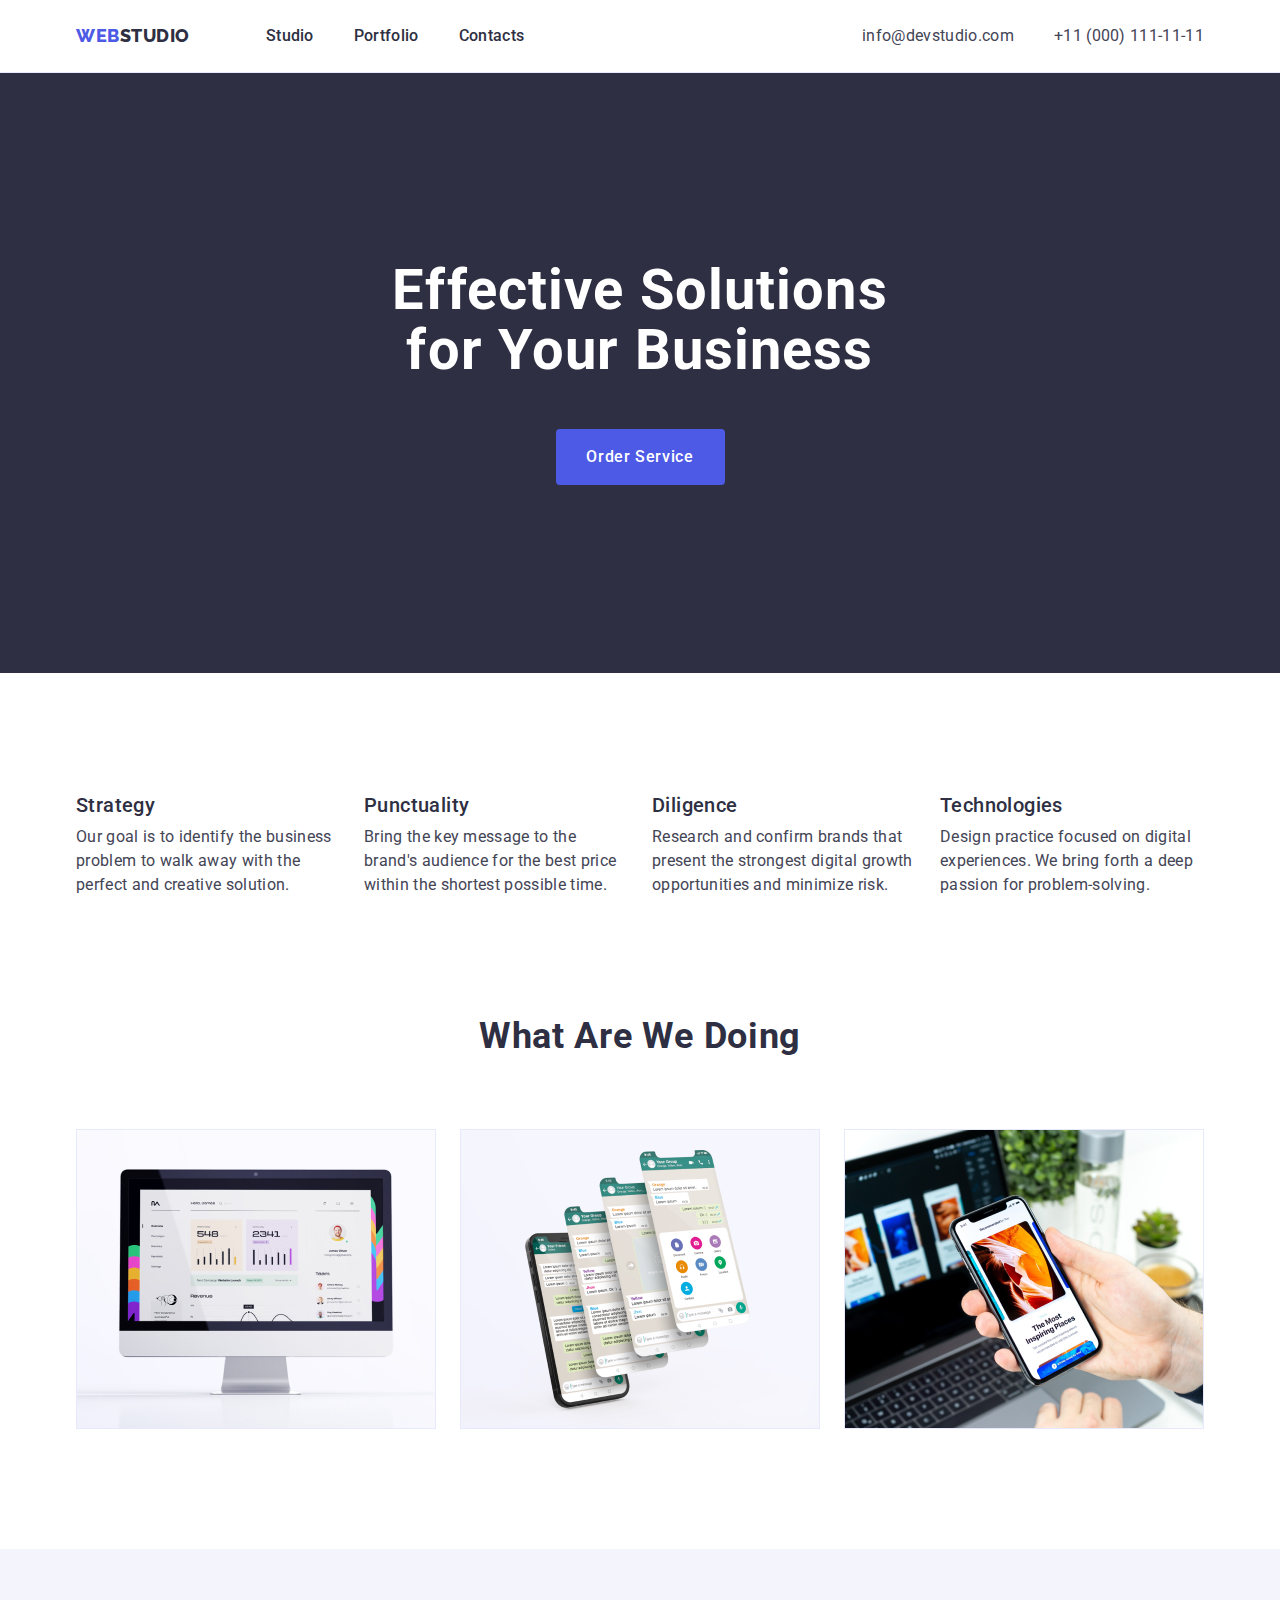
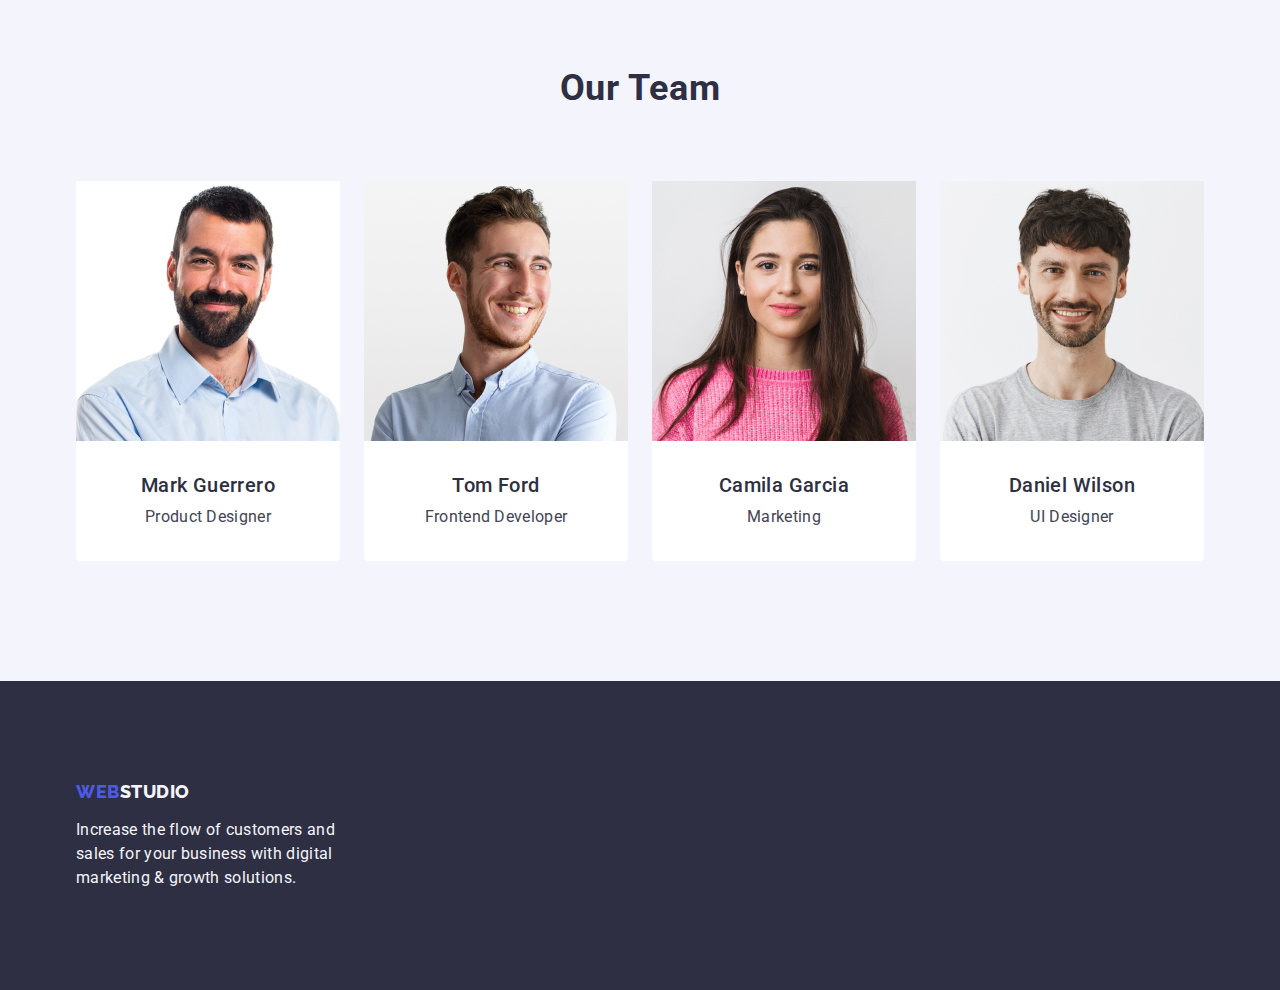
<file: index.html>
<!DOCTYPE html>
<html lang="en">

<head>
    <meta charset="UTF-8">
    <meta http-equiv="X-UA-Compatible" content="IE=edge">
    <meta name="viewport" content="width=device-width, initial-scale=1.0">
    <title>WebStudio</title>
    <link rel="preconnect" href="https://fonts.googleapis.com">
    <link rel="preconnect" href="https://fonts.gstatic.com" crossorigin>
    <link href="https://fonts.googleapis.com/css2?family=Raleway:wght@800&family=Roboto:wght@400;500;700&display=swap"
        rel="stylesheet">
    <link rel="stylesheet"
        href="https://cdnjs.cloudflare.com/ajax/libs/modern-normalize/1.1.0/modern-normalize.min.css">
    <link rel="stylesheet" href="./css/styles.css">

</head>

<body>

    <!-- header -->
    <header class="page-header">
        <div class="container page-header-container">
            <nav class="page-navigation ">
                <a href="./index.html" class="logo list link">Web<span class="logo-color">Studio</span></a>

                <ul class="menu list">
                    <li class="menu-item">
                        <a class="menu-link link" href="./index.html">Studio</a>
                    </li>
                    <li class="menu-item">
                        <a class="menu-link link" href="./portfolio.html">Portfolio</a>
                    </li>
                    <li class="menu-item">
                        <a class="menu-link link" href="">Contacts</a>
                    </li>
                </ul>
            </nav>
            <address class="adress-menu">
                <ul class="adress list ">
                    <li class="adress-list-item list">
                        <a class="contact-email-tel link" href="mailto:info@devstudio.com">info@devstudio.com </a>
                    </li>
                    <!-- добавить list -->
                    <li class="adress-list-item list">
                        <a class="contact-email-tel link" href="tel:+110001111111">+11 (000) 111-11-11</a>
                    </li>
                </ul>
            </address>
        </div>

    </header>

    <!-- primery banner -->
    <main>

        <section class="class-title ">
            <div class="container container-main-title">
                <h1 class="main-title">Effective Solutions for Your Business</h1>
                <button class="modal-open-btn" type="button">Order Service</button>
            </div>
        </section>




        <!-- section-skills -->


        <section class="section-skills ">
            <div class="container">
                <h2 hidden class="subtitle">skills</h2>
                <ul class="skills list">
                    <li class="skills-list">
                        <h3 class="title title-skills-team">Strategy</h3>
                        <p class="section-description">Our goal is to identify the business
                            problem to walk away with the perfect and creative solution.
                        </p>
                    </li>
                    <li class="skills-list">
                        <h3 class="title title-skills-team">Punctuality</h3>
                        <p class="section-description">Bring the key message to the brand's audience for the best price
                            within the shortest possible
                            time.
                        </p>
                    </li>
                    <li class="skills-list">
                        <h3 class="title title-skills-team">Diligence</h3>
                        <p class="section-description">Research and confirm brands that present the strongest digital
                            growth
                            opportunities and minimize
                            risk.
                        </p>
                    </li>
                    <li class="skills-list">
                        <h3 class="title title-skills-team">Technologies</h3>
                        <p class="section-description">Design practice focused on digital experiences. We bring forth a
                            deep
                            passion for
                            problem-solving.
                        </p>
                    </li>
                </ul>
            </div>


        </section>



        <!-- our work-->

        <section class="section-work">
            <div class="container">
                <h2 class="subtitle subtitle-work-team">What are we doing</h2>
                <ul class="work list">
                    <li class="work-list">
                        <img class="work-item" src="./images/what-are-we-doing/rectangle71-2.jpg" width="360"
                            height="300" alt="tablet">
                    </li>
                    <li class="work-list">
                        <img class="work-item" src="./images/what-are-we-doing/rectangle71-1.jpg" width="360"
                            height="300" alt="mobile">
                    </li>
                    <li class="work-list">
                        <img class="work-item" src="./images/what-are-we-doing/rectangle71.jpg" width="360" height="300"
                            alt="laptop">
                    </li>
                </ul>
            </div>

        </section>

        <!-- our team -->

        <section class="section-team">
            <div class="container">
                <h2 class="subtitle subtitle-work-team">Our Team</h2>
                <ul class="team list">
                    <li class="team-list">


                        <img class="team-item" src="./images/team/mark-guerrero.jpg" width="264" height="260"
                            alt="Mark Guerrero">
                        <div class="team-info">
                            <h3 class="title team-description title-skills-team">Mark Guerrero</h3>
                            <p class="section-description team-description">Product Designer</p>
                        </div>

                    </li>
                    <li class="team-list">

                        <img class="team-item" src="./images/team/tom-ford.jpg" width="264" height="260" alt="Tom Ford">

                        <div class="team-info">
                            <h3 class="title team-description title-skills-team">Tom Ford</h3>
                            <p class="section-description team-description">Frontend Developer</p>
                        </div>
                    </li>
                    <li class="team-list">

                        <img class="team-item" src="./images/team/camila-garcia.jpg" width="264" height="260"
                            alt="Camila Garcia">
                        <div class="team-info">
                            <h3 class="title team-description title-skills-team">Camila Garcia</h3>
                            <p class="section-description team-description">Marketing</p>
                        </div>
                    </li>
                    <li class="team-list">

                        <img class="team-item" src="./images/team/daniel-wilson.jpg" width="264" height="260"
                            alt="Daniel Wilson">
                        <div class="team-info">
                            <h3 class="title team-description title-skills-team">Daniel Wilson</h3>
                            <p class="section-description team-description">UI Designer</p>
                        </div>
                    </li>
                </ul>
            </div>

        </section>

    </main>

    <!-- footer -->
    <footer class="footer">
        <div class="container ">
            <a href="./index.html" class="logo-footer list link">Web<span class="logo-color-footer">Studio</span></a>
            <p class="section-description footer-text-color">
                Increase the flow of customers and sales for your business with digital marketing & growth
                solutions.


            </p>
        </div>
    </footer>
</body>

</html>
</file>
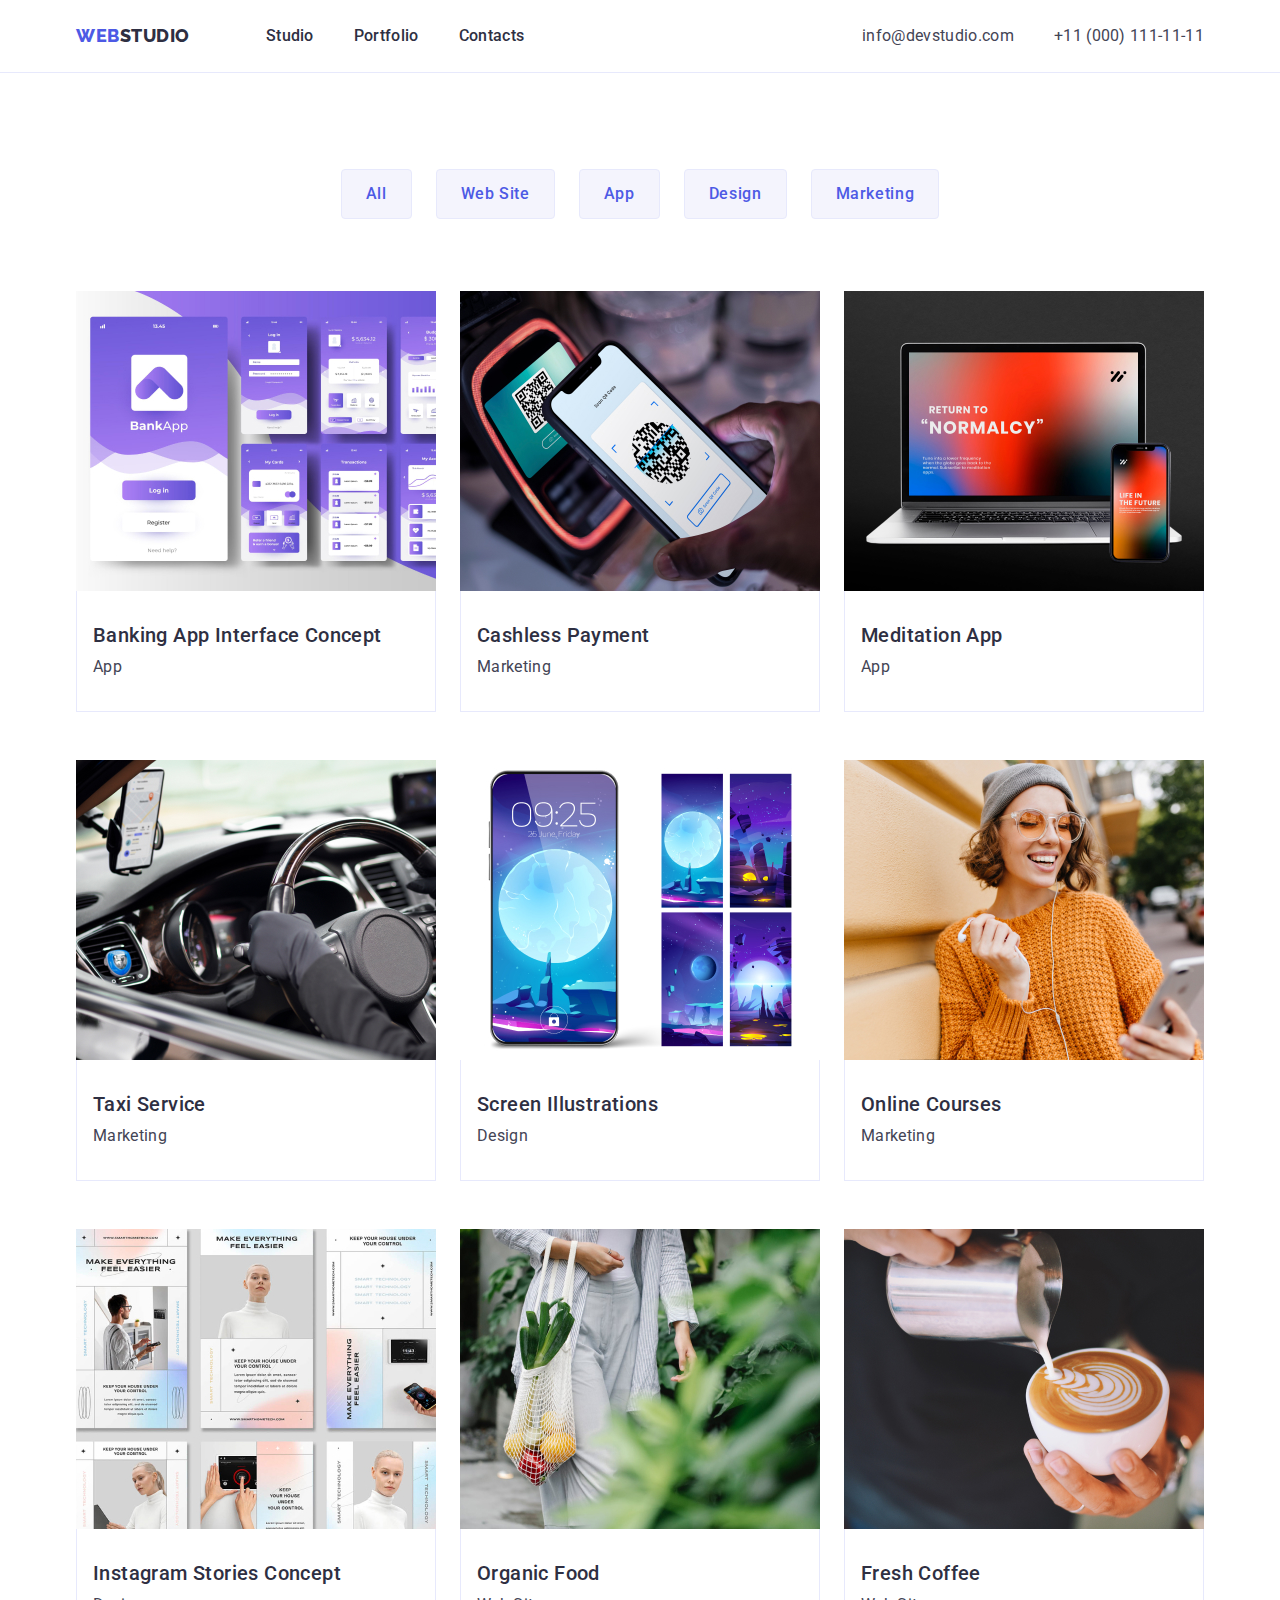
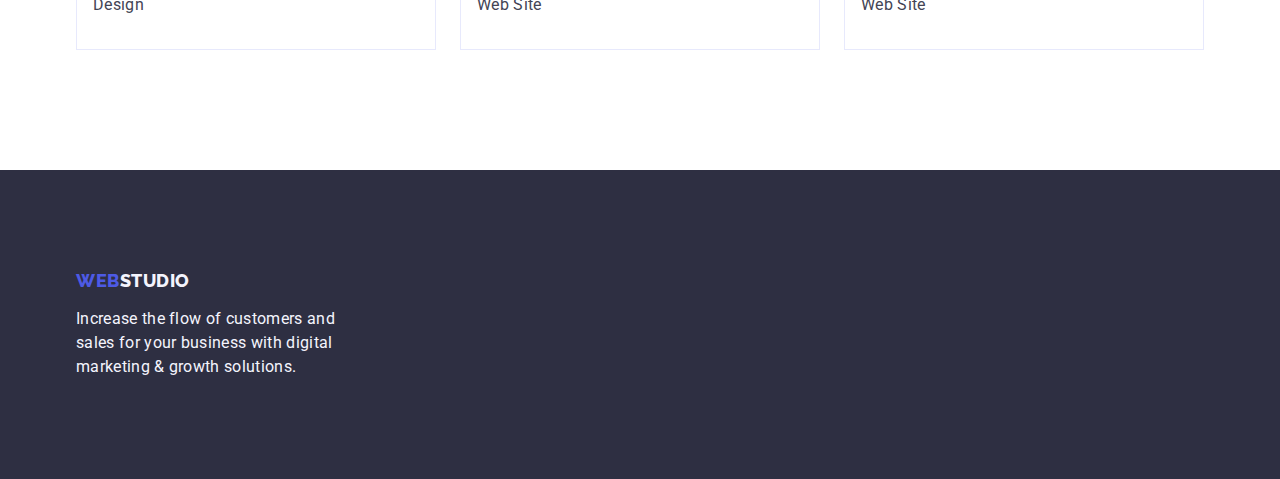
<file: portfolio.html>
<!DOCTYPE html>
<html lang="en">

<head>
    <meta charset="UTF-8">
    <meta http-equiv="X-UA-Compatible" content="IE=edge">
    <meta name="viewport" content="width=device-width, initial-scale=1.0">
    <title>Document</title>
    <link rel="preconnect" href="https://fonts.googleapis.com">
    <link rel="preconnect" href="https://fonts.gstatic.com" crossorigin>
    <link href="https://fonts.googleapis.com/css2?family=Raleway:wght@800&family=Roboto:wght@400;500;700&display=swap"
        rel="stylesheet">
    <link rel="stylesheet"
        href="https://cdnjs.cloudflare.com/ajax/libs/modern-normalize/1.1.0/modern-normalize.min.css">
    <link rel="stylesheet" href="./css/styles.css">
</head>

<body>

    <!-- header -->

    <header class="page-header">
        <div class="container page-header-container">
            <nav class="page-navigation ">
                <a href="./index.html" class="logo list link">Web<span class="logo-color">Studio</span></a>

                <ul class="menu list">
                    <li class="menu-item">
                        <a class="menu-link link" href="./index.html">Studio</a>
                    </li>
                    <li class="menu-item">
                        <a class="menu-link link" href="./portfolio.html">Portfolio</a>
                    </li>
                    <li class="menu-item">
                        <a class="menu-link link" href="">Contacts</a>
                    </li>
                </ul>
            </nav>
            <address class="adress-menu">
                <ul class="adress list ">
                    <li class="adress-list-item list">
                        <a class="contact-email-tel link" href="mailto:info@devstudio.com">info@devstudio.com </a>
                    </li>
                    <!-- добавить list -->
                    <li class="adress-list-item list">
                        <a class="contact-email-tel link" href="tel:+110001111111">+11 (000) 111-11-11</a>
                    </li>
                </ul>
            </address>
        </div>

    </header>

    <!-- main -->
    <main>
        <!-- section  -->
        <section class="portfolio-section">
            <div class="container">
                <h1 class="portfolio-main-title" hidden>portfolio-filter</h1>
                <!-- list one buttons -->
                <ul class="portfolio-btn list">
                    <li><button class="portfolio-btn-item" type="button">All</button></li>
                    <li><button class="portfolio-btn-item" type="button">Web Site</button></li>
                    <li><button class="portfolio-btn-item" type="button">App</button></li>
                    <li><button class="portfolio-btn-item" type="button">Design</button></li>
                    <li><button class="portfolio-btn-item" type="button">Marketing</button></li>
                </ul>

                <!-- list two -->
                <ul class="portfolio-list-two list">
                    <li class="portfolio-item-list">
                        <a href="" class="portfolio-item link"> <img src="./images/portfolio/imgbanking.jpg"
                                alt=" banking app interface">
                            <div class="app-name-container">
                                <h2 class="title title-skills-team">Banking App Interface Concept</h2>
                                <p class="section-description">App</p>
                            </div>
                        </a>
                    </li>

                    <li class="portfolio-item-list"><a href="" class="portfolio-item link"> <img
                                src="./images/portfolio/imgcash.jpg" alt="cashless terminal and phone">
                            <div class="app-name-container">
                                <h2 class="title title-skills-team">Cashless Payment</h2>
                                <p class="section-description">Marketing</p>
                            </div>
                        </a>

                    </li>

                    <li class="portfolio-item-list"><a href="" class="portfolio-item link"> <img
                                src="./images/portfolio/imgapp.jpg" alt="laptop and phone">
                            <div class="app-name-container">
                                <h2 class="title title-skills-team">Meditation App</h2>
                                <p class="section-description">App</p>
                            </div>
                        </a>
                    </li>
                    <!-- </ul> -->
                    <!-- list three -->
                    <!-- <ul class="portfolio-list-three list"> -->
                    <li class="portfolio-item-list"><a href="" class="portfolio-item link"> <img
                                src="./images/portfolio/imgtaxi.jpg" alt="car with driver">
                            <div class="app-name-container">
                                <h2 class="title title-skills-team">Taxi Service</h2>
                                <p class="section-description">Marketing</p>
                            </div>
                        </a>
                    </li>

                    <li class="portfolio-item-list"><a href="" class="portfolio-item link"> <img
                                src="./images/portfolio/imgscreen.jpg" alt="phone and screenshots">
                            <div class="app-name-container">
                                <h2 class="title title-skills-team">Screen Illustrations</h2>
                                <p class="section-description">Design</p>
                            </div>
                        </a>

                    </li>

                    <li class="portfolio-item-list"><a href="" class="portfolio-item link"> <img
                                src="./images/portfolio/imgonline.jpg" alt="girl with phone">
                            <div class="app-name-container">
                                <h2 class="title title-skills-team">Online Courses</h2>
                                <p class="section-description">Marketing</p>
                            </div>
                        </a>
                    </li>
                    <!-- list four -->
                    <li class="portfolio-item-list"><a href="" class="portfolio-item link"> <img
                                src="./images/portfolio/imginstagram.jpg" alt="design app">
                            <div class="app-name-container">
                                <h2 class="title title-skills-team">Instagram Stories Concept</h2>
                                <p class="section-description">Design</p>
                            </div>
                        </a>
                    </li>

                    <li class="portfolio-item-list"><a href="" class="portfolio-item link"> <img
                                src="./images/portfolio/imgorganic.jpg" alt="women with food">
                            <div class="app-name-container">
                                <h2 class="title title-skills-team">Organic Food</h2>
                                <p class="section-description">Web Site</p>
                            </div>
                        </a>

                    </li>

                    <li class="portfolio-item-list"><a href="" class="portfolio-item link"> <img
                                src="./images/portfolio/imgcoffe.jpg" alt="coffe">
                            <div class="app-name-container">
                                <h2 class="title title-skills-team">Fresh Coffee</h2>
                                <p class="section-description">Web Site</p>
                            </div>
                        </a>
                    </li>
                </ul>
            </div>

        </section>
    </main>

    <!-- footer -->
    <footer class="footer">
        <div class="container">
            <a href="./index.html" class="logo-footer list link">Web<span class="logo-color-footer">Studio</span></a>
            <p class="section-description footer-text-color">
                Increase the flow of customers and sales for your business with digital marketing & growth
                solutions.


            </p>
        </div>
    </footer>
</body>




</html>
</file>
<file: css/styles.css>
:root {
  --main-font-family: 'Roboto', sans-serif;
  --secondary-font-family-family: 'Raleway', sans-serif;
  --primary-text-color-theme-dark: #ffffff;
  --primary-text-color-theme-light: #4d5ae5;
  --secondary-text-color-theme-dark: #9da4bd;
  --secondary-text-color-theme-light: #555555;
  --accent-color: #404bbf;
}

body {
  font-family: 'Roboto', sans-serif;
  font-style: normal;
  color: #434455;
  background-color: #ffffff;
}

.container {
  width: 1158px;
  margin-left: auto;
  margin-right: auto;
  padding-left: 15px;
  padding-right: 15px;
}

/* .container-main-title {
  padding: 188px 0;
} */
h1,
h2,
h3,
h4,
p {
  margin-top: 0;
  margin-bottom: 0;
}

ul,
ol {
  margin-top: 0;
  margin-bottom: 0;
  padding-left: 0;
}

img {
  display: block;
}

.list {
  list-style: none;
}
.link {
  text-decoration: none;
}
/* HEADER */
.page-header {
  display: flex;
  align-items: center;
  padding: 24px 0;

  border-bottom: 1px solid #e7e9fc;
}

.page-header-container {
  display: flex;
  align-items: center;
  justify-content: space-between;
}
.page-navigation {
  display: flex;
  align-items: center;
}

.logo {
  font-family: var(--secondary-font-family-family);
  font-weight: 800;
  font-size: 18px;
  line-height: 1.17;
  align-items: center;
  letter-spacing: 0.03em;
  text-transform: uppercase;
  color: #4d5ae5;
  margin-right: 76px;
}

.logo-color {
  color: #2e2f42;
}

.logo:hover,
.logo:focus {
  color: var(--accent-color);
}
/*---------------------------------- MENU */
.menu {
  display: flex;
  gap: 40px;
}

.menu-link {
  font-weight: 500;
  font-size: 16px;
  line-height: 1.5;
  letter-spacing: 0.02em;
  color: #2e2f42;
  padding: 24px 0;
}
.menu-link:hover,
.menu-link:focus {
  color: var(--accent-color);
}

/* --------------------------------adress */
.adress-menu {
  font-style: normal;
}
.adress {
  display: flex;
  align-items: center;
  /* column-gap: 40px; */
  gap: 40px;
}
.contact-email-tel {
  font-weight: 400;
  font-size: 16px;
  line-height: 1.5;
  letter-spacing: 0.02em;
  color: #434455;
  /* font-style: normal; */
}
.contact-email-tel:hover,
.contact-email-tel:focus {
  color: var(--accent-color);
}

/* main */
.class-title {
  background-color: #2e2f42;
  padding: 188px 0;
}
.main-title {
  font-weight: 700;
  font-size: 56px;
  line-height: 1.07;
  text-align: center;
  letter-spacing: 0.02em;
  color: #ffffff;
  max-width: 496px;
  margin: auto;
}

/* BTN */

button {
  cursor: pointer;
}

.modal-open-btn {
  font-weight: 500;
  font-size: 16px;
  line-height: 1.5;
  display: block;
  align-items: center;
  letter-spacing: 0.04em;
  color: #ffffff;
  flex: none;
  order: 0;
  flex-grow: 0;
  background: #4d5ae5;
  font-family: var(--main-font-family);
  min-width: 169px;
  height: 56px;
  border: none;
  border-radius: 4px;
  margin-top: 48px;
  margin-left: auto;
  margin-right: auto;
}

.modal-open-btn:hover,
.modal-open-btn:focus {
  color: #ffffff;
  background: #404bbf;
}

/* skills */
.section-skills {
  padding: 120px 0;
}
.skills {
  display: flex;
  gap: 24px;
}
.skills-list {
  width: calc((100% - 72px) / 4);
}
.subtitle {
  font-weight: 700;
  font-size: 36px;
  line-height: 1.11;
  text-align: center;
  letter-spacing: 0.02em;
  text-transform: capitalize;
  color: #2e2f42;
}
.title-skills-team {
  margin-bottom: 8px;
}
/*--------------------------- SECTION WORK */
.section-work {
  padding-bottom: 120px;
}
.subtitle-work-team {
  margin-bottom: 72px;
}
.work {
  display: flex;
  gap: 24px;
}
.work-list {
  width: calc((100% - 48px) / 3);
}
/* ------------------------------TITLE */
.title {
  font-weight: 500;
  font-size: 20px;
  line-height: 1.2;
  /* identical to box height, or 120% */
  letter-spacing: 0.02em;
  color: #2e2f42;
}

.section-description {
  font-weight: 400;
  font-size: 16px;
  line-height: 1.5;
  /* or 150% */
  letter-spacing: 0.02em;
  /* SLATE */
  color: #434455;
}
/* ------------------SECTION TEAM */
.section-team {
  background-color: #f4f4fd;
  padding: 120px 0;
}
.team {
  display: flex;
  gap: 24px;
}
.team-info {
  padding: 32px 16px;
}
.team-list {
  background-color: #ffffff;
  width: calc((100% - 72px) / 4);
  border-radius: 0px 0px 4px 4px;
}
.team-description {
  text-align: center;
  letter-spacing: 0.02em;
}
/* footer */

footer {
  font-family: var(--secondary-font-family-family);
  background-color: #2e2f42;
  padding: 100px 0;
}
/* .footer-container {
  width: 264px;
} */
.logo-footer {
  font-weight: 800;
  font-size: 18px;
  line-height: 1.17;
  align-items: center;
  letter-spacing: 0.03em;
  text-transform: uppercase;
  color: #4d5ae5;
  display: inline-block;
  margin-bottom: 16px;
}

.logo-footer:hover,
.logo-footer:focus {
  color: var(--accent-color);
}
.logo-color-footer {
  color: #f4f4fd;
}
.footer-text-color {
  color: #f4f4fd;
  width: 264px;
  font-family: var(--main-font-family);
}

/* portfolio */
.portfolio-section {
  padding: 96px 0 120px;
}
.portfolio-btn {
  display: flex;
  justify-content: center;
  gap: 24px;
  margin-bottom: 72px;
}
.portfolio-list-two {
  display: flex;
  flex-wrap: wrap;
  column-gap: 24px;
  row-gap: 48px;
}
.portfolio-btn-item {
  padding: 12px 24px;
  border: 1px solid #e7e9fc;
  border-radius: 4px;
  font-family: var(--main-font-family);
  font-weight: 500;
  font-size: 16px;
  line-height: 1.5;
  display: flex;
  align-items: center;
  text-align: center;
  letter-spacing: 0.04em;
  background: #f4f4fd;
  color: #4d5ae5;
}

.portfolio-btn-item:hover,
.portfolio-btn-item:focus {
  color: #ffffff;
  background: #404bbf;
  border: 1px solid transparent;
}
.portfolio-item-list {
  width: calc((100% - 48px) / 3);
}
.app-name-container {
  padding: 32px 16px;
  border: 1px solid #e7e9fc;
  border-top: none;
}
</file>
